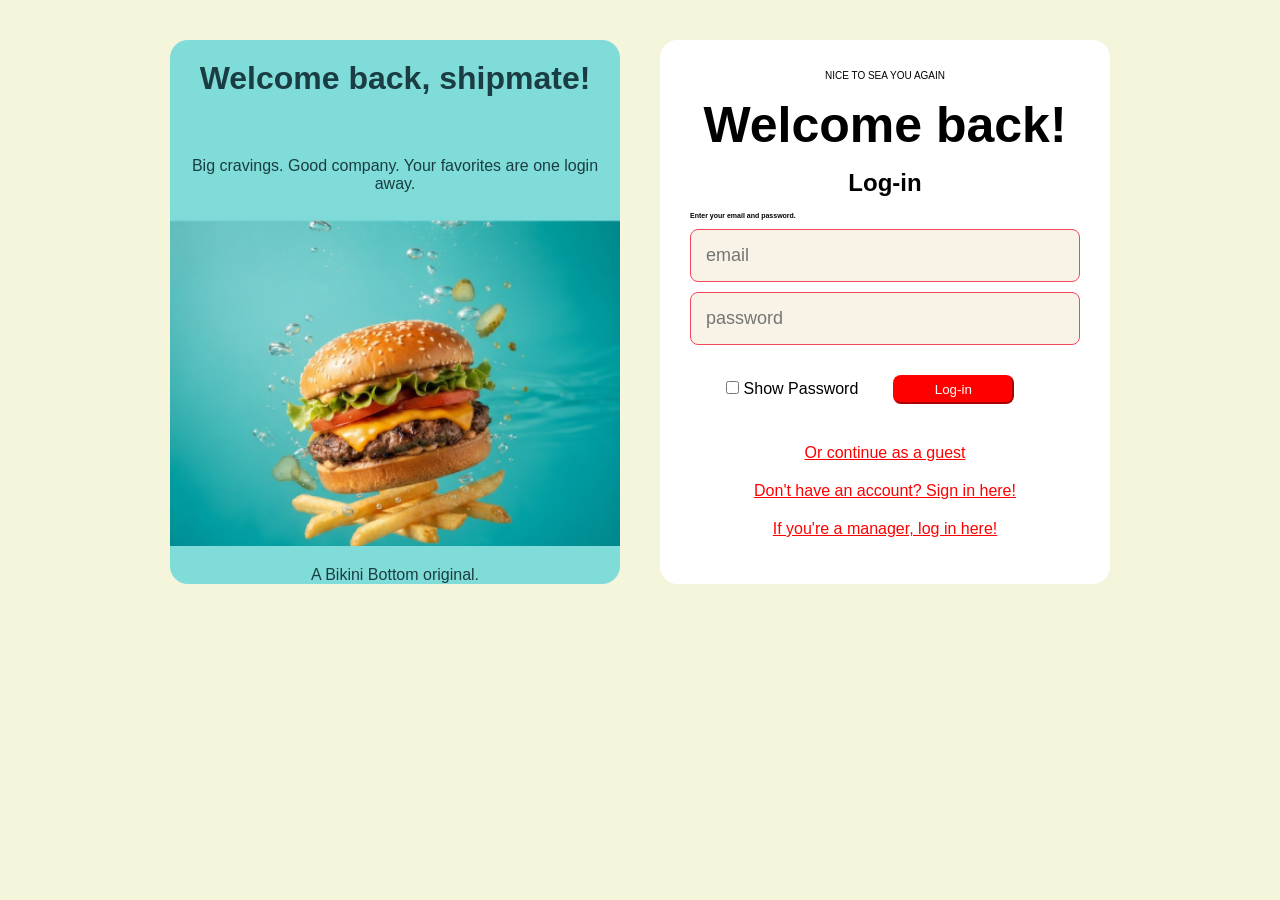
<file: index.html>
<!DOCTYPE html>
<html lang="en">
<head>
    <meta charset="UTF-8">
    <meta name="viewport" content="width=device-width, initial-scale=1.0">
    <title>Log-In</title>
    <link rel="stylesheet" href="styles.css">
    <link href="https://fonts.cdnfonts.com/css/spongeboy-me-bob" rel="stylesheet">
</head>
<body class="loginBody">
    <div class="customerLogin">
    <div class="ad">
        <div class="greetings">
            <h1>Welcome back, shipmate!</h1>
            <p>Big cravings. Good company. Your favorites are one login away.</p>
            </div>
            <img class="burgerPic" src="images/Screenshot 2026-11-18 095930.png" alt="">
            <p>A Bikini Bottom original.</p>
        </div>
    

    <div class="loginBox">
        <div class="welcome">
        <p>NICE TO SEA YOU AGAIN</p>
        <h1>Welcome back!</h1>
        </div>

    <div class="login-logup">
        <form id="login-form">
            <h2 class="title">Log-in</h2>
            <h3>Enter your email and password.</h3>

            <div class="input-field">
                <input type="text" id="email" placeholder="email">
            </div>
            <div class="input-field">
                <input type="password" id="password" placeholder="password">
            </div>
            <label>
                <input type="checkbox" id="show-password"> Show Password
            </label>
            <input type="submit" value="Log-in" class="btn-solid">
        </form>
        <a href="">Or continue as a guest</a>
        <a href="signup.html">Don't have an account? Sign in here!</a>
        <a href="managerLogin.html">If you're a manager, log in here!</a>
    </div>
    </div>
    

    <script src="logic.js"></script>
</body>
</html>
</file>
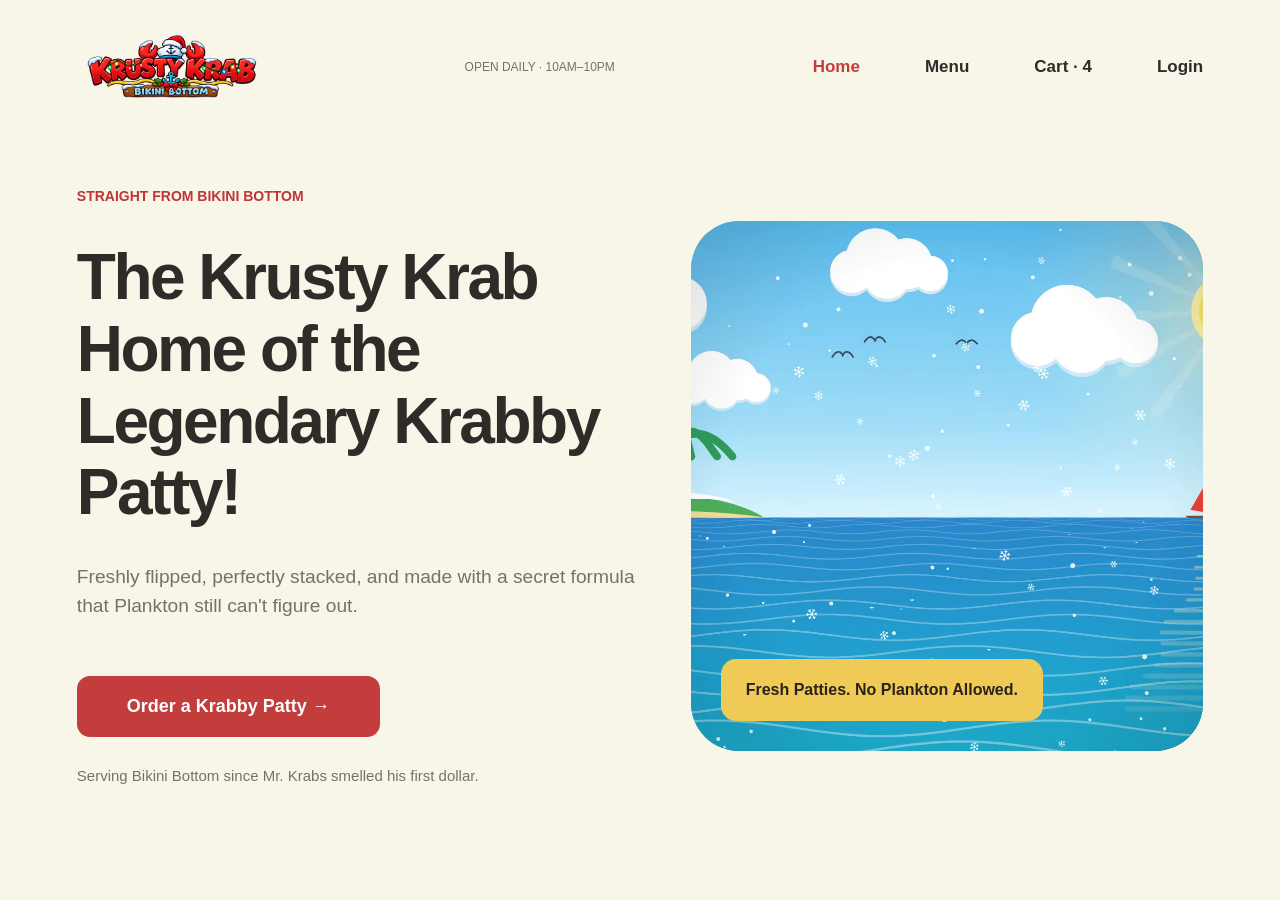
<file: home.html>
<!DOCTYPE html>
<html lang="en">
    <head>
        <meta charset="UTF-8">
        <meta name="viewport" content="width=device-width, initial-scale=1.0">
        <title>Log-In</title>
        <link rel="stylesheet" href="style.css">
        <link href="https://fonts.cdnfonts.com/css/spongeboy-me-bob" rel="stylesheet">
    </head>
    <body>
            
        <header class="site-header">
        <nav class="navbar">
            <a href="index.html" class="logo">
            <img
                src="img/logo_krustykrab.png"
                alt="Krusty Krab Logo"
                class="logo-img">
            </a>

            <p class="opening-hours">OPEN DAILY · 10AM–10PM</p>

            <div class="nav-links">
            <a href="index.html" class="active">Home</a>
            <a href="menu.html">Menu</a>
            <a href="cart.html">Cart · 4</a>
            <a href="login.html">Login</a>
            </div>
        </nav>
        <section class="hero">

                    
            <div class="hero-content">
                <p class="hero-label">STRAIGHT FROM BIKINI BOTTOM</p>

                <h1>The Krusty Krab<br>Home of the Legendary Krabby Patty!</h1>

                <p class="hero-description">Freshly flipped, perfectly stacked, and made with a secret formula that Plankton still can't figure out.</p>

                <a href="menu.html" class="order-btn">Order a Krabby Patty →</a>

                <p class="hero-note">Serving Bikini Bottom since Mr. Krabs smelled his first dollar.</p>
            </div>

            <div class="hero-media">
                <div class="video">🍔</div>

                <video autoplay muted loop playsinline><source src="img/reef-burger-hero-christmas.webm" type="video/webm"></video>

                <div class="bubble bubble-1"></div>
                <div class="bubble bubble-2"></div>
                <div class="bubble bubble-3"></div>

                <div class="hero-badge">
                    Fresh Patties. No Plankton Allowed.
                </div>
            </div>


        </section>
        </header>





        <script src="logic.js"></script>
    </body>
</html>
</file>
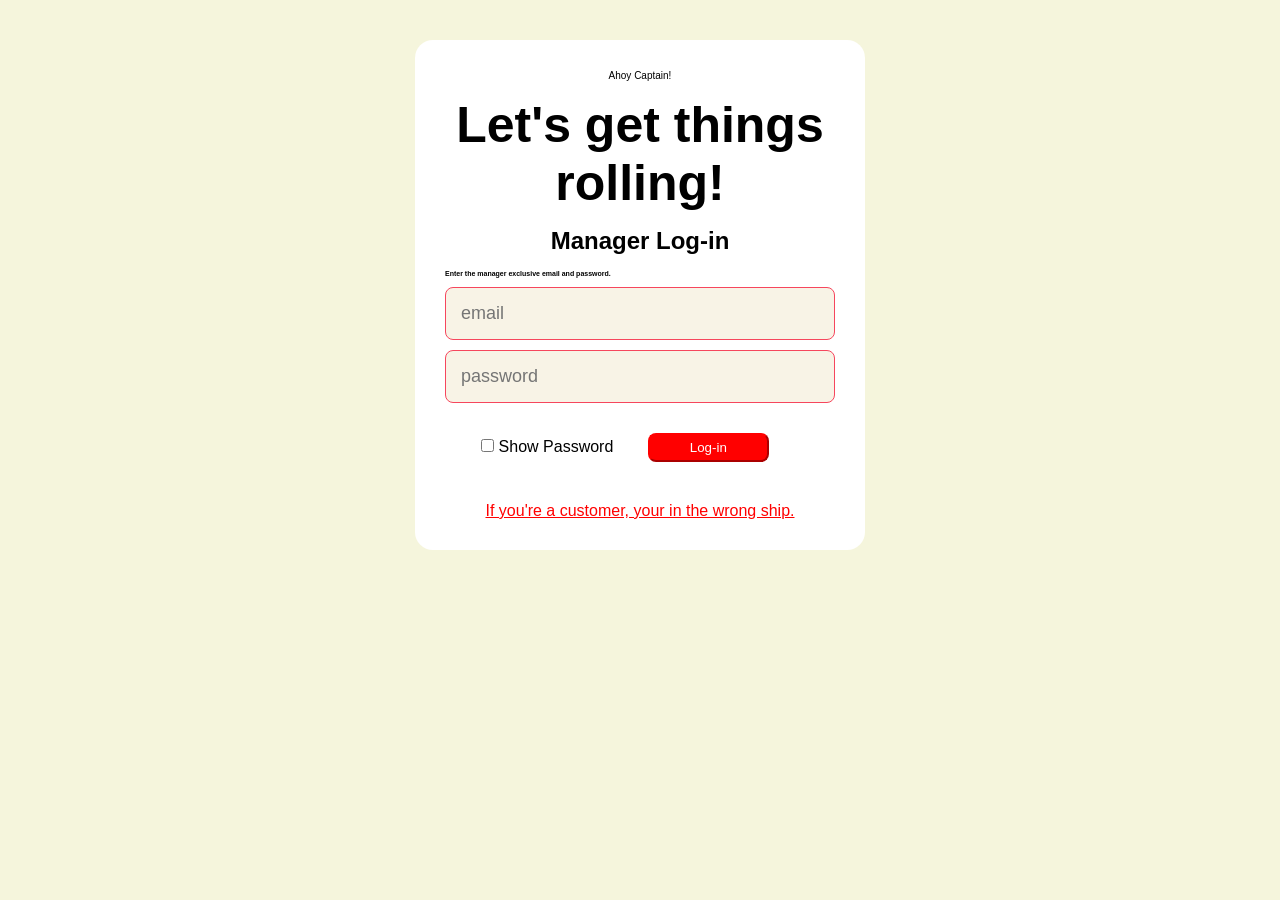
<file: managerLogin.html>
<!DOCTYPE html>
<html lang="en">
<head>
    <meta charset="UTF-8">
    <meta name="viewport" content="width=device-width, initial-scale=1.0">
    <title>Manager Login</title>
    <link rel="stylesheet" href="styles.css">
    <link href="https://fonts.cdnfonts.com/css/spongeboy-me-bob" rel="stylesheet">
</head>
<body class="ManagerLoginBody">
    <div class="loginBoxManager">
        <div class="welcomeManager">
        <p>Ahoy Captain!</p>
        <h1>Let's get things rolling!</h1>
        </div>

    <div class="login-logupManager">
        <form id="login-form">
            <h2 class="titleManager">Manager Log-in</h2>
            <h3>Enter the manager exclusive email and password.</h3>

            <div class="input-fieldManager">
                <input type="text" id="email" placeholder="email">
            </div>
            <div class="input-fieldManager">
                <input type="password" id="password" placeholder="password">
            </div>
            <label>
                <input type="checkbox" id="show-password"> Show Password
            </label>
            <input type="submit" value="Log-in" class="btn-solid">
        </form>
        <a href="index.html">If you're a customer, your in the wrong ship.</a>
    </div>
    </div>
</body>
</html>
</file>
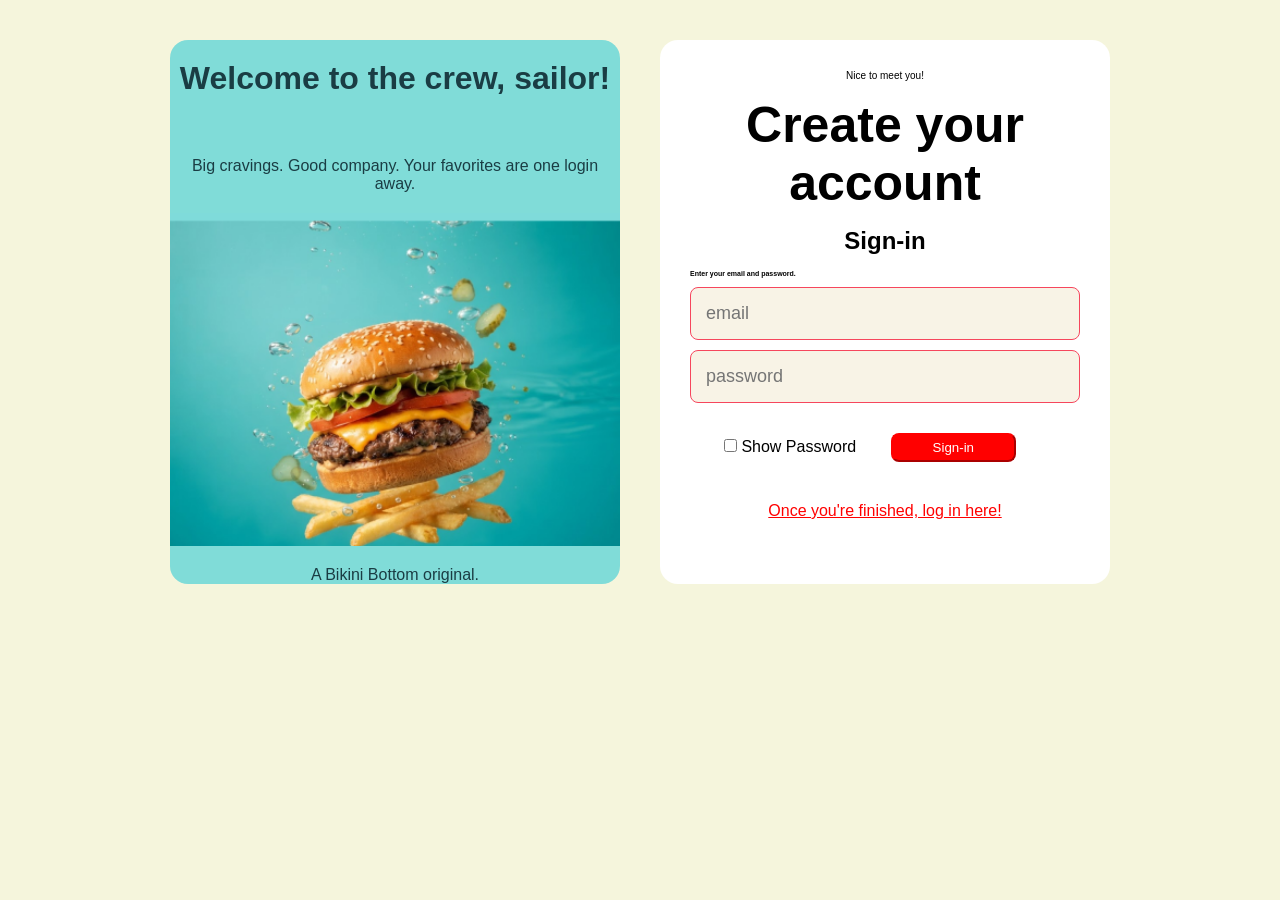
<file: signup.html>
<!DOCTYPE html>
<html lang="en">
<head>
    <meta charset="UTF-8">
    <meta name="viewport" content="width=device-width, initial-scale=1.0">
    <title>Signup</title>
    <link rel="stylesheet" href="styles.css">
    <link href="https://fonts.cdnfonts.com/css/spongeboy-me-bob" rel="stylesheet">
</head>
<body class="signinBody">
    <div class="customerSignin">
    <div class="adSignin">
        <div class="greetingsSignin">
            <h1>Welcome to the crew, sailor!</h1>
            <p>Big cravings. Good company. Your favorites are one login away.</p>
            </div>
            <img class="burgerPicSignin" src="images/Screenshot 2026-11-18 095930.png" alt="">
            <p>A Bikini Bottom original.</p>
        </div>
    

    <div class="signinBox">
        <div class="welcomeSignin">
        <p>Nice to meet you!</p>
        <h1>Create your account</h1>
        </div>

    <div class="signin-signup">
        <form id="signin-form">
            <h2 class="titleSignin">Sign-in</h2>
            <h3>Enter your email and password.</h3>

            <div class="input-fieldSignin">
                <input type="text" id="email" placeholder="email">
            </div>
            <div class="input-fieldSignin">
                <input type="password" id="password" placeholder="password">
            </div>
            <label>
                <input type="checkbox" id="show-password"> Show Password
            </label>
            <input type="submit" value="Sign-in" class="btn-solid">
        </form>
        <a href="index.html">Once you're finished, log in here!</a>
    </div>
    </div>

    <script src="signup.js"></script>
</body>
</html>
</file>
<file: styles.css>
*{
    padding: 0;
    margin: 0;
    box-sizing: border-box;
}

/* log in page */

.customerLogin{
    display: flex;
    justify-content: center;
    align-items: stretch;
    gap: 40px;
    padding: 40px;
}

.loginBody{
    background-color: beige;
    font-family: 'Spongeboy Me Bob', sans-serif;
}

/* actual log in box */
.loginBox{
    background-color: white;
    padding: 30px;
    text-align: center;
    border-radius: 18px;
    width: 450px;
}

.loginBox p{
    font-size: 10px;
    margin-bottom: 15px;
}

.loginBox h1{
    font-size: 50px;
    margin-bottom: 15px;
}

.login-logup h3{
    font-size: 7px;
    text-align: left;
    margin-top: 15px;
}

.input-field {
    margin: 10px 0;
}

.input-field input {
    width: 100%;
    box-sizing: border-box;
    padding: 15px;
    font-size: 18px;
    border: 1px solid rgb(246, 70, 93);
    border-radius: 8px;
    background-color: #f8f3e6;
}

#email{
    font-family: 'Spongeboy Me Bob', sans-serif;  
}

#password{
    font-family: 'Spongeboy Me Bob', sans-serif;
}

.btn-solid{
    border-color: red;
    background-color: red;
    border-radius: 8px;
    color: white;
    padding: 5px 40px 5px 40px;
    text-align: center;
    margin: 20px 30px 20px 30px;
    font-family: 'Spongeboy Me Bob', sans-serif;
    
}

.btn-solid:hover{
    cursor: pointer;
    background-color: darkred;
}

.login-logup a{
    color: red;
    display: block;
    margin-top: 20px;
}

/* ad next to the login box */
.ad{
    background-color: rgb(128, 220, 216);
    color: rgb(26, 61, 68);
    text-align: center;
    border-radius: 18px;
    overflow: hidden;
    width: 450px;
    padding-top: 20px;
}

.greetings h1{
    padding-bottom: 40px;
}

.greetings p{
    padding: 20px;
}

.burgerPic{
    display: block;
    width: 100%;
    padding-bottom: 20px
}








/* sign in page */

.customerSignin{
    display: flex;
    justify-content: center;
    align-items: stretch;
    gap: 40px;
    padding: 40px;
}

.signinBody{
    background-color: beige;
    font-family: 'Spongeboy Me Bob', sans-serif;
}

/* actual sign in box */
.signinBox{
    background-color: white;
    padding: 30px;
    text-align: center;
    border-radius: 18px;
    width: 450px;
}

.signinBox p{
    font-size: 10px;
    margin-bottom: 15px;
}

.signinBox h1{
    font-size: 50px;
    margin-bottom: 15px;
}

.signin-signup h3{
    font-size: 7px;
    text-align: left;
    margin-top: 15px;
}

.input-fieldSignin {
    margin: 10px 0;
}

.input-fieldSignin input {
    width: 100%;
    box-sizing: border-box;
    padding: 15px;
    font-size: 18px;
    border: 1px solid rgb(246, 70, 93);
    border-radius: 8px;
    background-color: #f8f3e6;
}

#email{
    font-family: 'Spongeboy Me Bob', sans-serif;  
}

#password{
    font-family: 'Spongeboy Me Bob', sans-serif;
}

.btn-solid{
    border-color: red;
    background-color: red;
    border-radius: 8px;
    color: white;
    padding: 5px 40px 5px 40px;
    text-align: center;
    margin: 20px 30px 20px 30px;
    font-family: 'Spongeboy Me Bob', sans-serif;
}

.btn-solid:hover{
    cursor: pointer;
    background-color: darkred;
}

.signin-signup a{
    color: red;
    display: block;
    margin-top: 20px;
}

/* ad next to the signin box */
.adSignin{
    background-color: rgb(128, 220, 216);
    color: rgb(26, 61, 68);
    text-align: center;
    border-radius: 18px;
    overflow: hidden;
    width: 450px;
    padding-top: 20px;
}

.greetingsSignin h1{
    padding-bottom: 40px;
}

.greetingsSignin p{
    padding: 20px;
}

.burgerPicSignin{
    display: block;
    width: 100%;
    padding-bottom: 20px
}








/* manager Login */
.ManagerLoginBody{
    background-color: beige;
    font-family: 'Spongeboy Me Bob', sans-serif;
}

.loginBoxManager{
    background-color: white;
    padding: 30px;
    text-align: center;
    border-radius: 18px;
    width: 450px;
    margin: 40px auto;
}

.loginBoxManager p{
    font-size: 10px;
    margin-bottom: 15px;
}

.loginBoxManager h1{
    font-size: 50px;
    margin-bottom: 15px;
}

.login-logupManager h3{
    font-size: 7px;
    text-align: left;
    margin-top: 15px;
}

.input-fieldManager {
    margin: 10px 0;
}

.input-fieldManager input {
    width: 100%;
    box-sizing: border-box;
    padding: 15px;
    font-size: 18px;
    border: 1px solid rgb(246, 70, 93);
    border-radius: 8px;
    background-color: #f8f3e6;
}

#email{
    font-family: 'Spongeboy Me Bob', sans-serif;  
}

#password{
    font-family: 'Spongeboy Me Bob', sans-serif;
}

.btn-solidManager{
    border-color: red;
    background-color: red;
    border-radius: 8px;
    color: white;
    padding: 5px 40px 5px 40px;
    text-align: center;
    margin: 20px 30px 20px 30px;
    font-family: 'Spongeboy Me Bob', sans-serif;
}

.btn-solidManager:hover{
    cursor: pointer;
    background-color: darkred;
}

.login-logupManager a{
    color: red;
    display: block;
    margin-top: 20px;
}
</file>
<file: style.css>
*{
    padding: 0;
    margin: 0;
    box-sizing: border-box;
}

/* log in page */

.customerLogin{
    display: flex;
    justify-content: center;
    align-items: stretch;
    gap: 40px;
    padding: 40px;
}

body{
    background-color: beige;
    font-family: 'Spongeboy Me Bob', sans-serif;
}

/* actual log in box */
.loginBox{
    background-color: white;
    padding: 30px;
    text-align: center;
    border-radius: 18px;
    width: 450px;
}

.loginBox p{
    font-size: 10px;
    margin-bottom: 15px;
}

.loginBox h1{
    font-size: 50px;
    margin-bottom: 15px;
}

.login-logup h3{
    font-size: 7px;
    text-align: left;
    margin-top: 15px;
}

.input-field {
    margin: 10px 0;
}

.input-field input {
    width: 100%;
    box-sizing: border-box;
    padding: 15px;
    font-size: 18px;
    border: 1px solid rgb(246, 70, 93);
    border-radius: 8px;
    background-color: #f8f3e6;
}

#email{
    font-family: 'Spongeboy Me Bob', sans-serif;  
}

#password{
    font-family: 'Spongeboy Me Bob', sans-serif;
}

.btn-solid{
    border-color: red;
    background-color: red;
    border-radius: 8px;
    color: white;
    padding: 5px 40px 5px 40px;
    text-align: center;
    margin: 20px 30px 20px 30px;
    font-family: 'Spongeboy Me Bob', sans-serif;
    
}

.btn-solid:hover{
    cursor: pointer;
    background-color: darkred;
}

.login-logup a{
    color: red;
    display: block;
    margin-top: 20px;
}

/* ad next to the login box */
.ad{
    background-color: rgb(128, 220, 216);
    color: rgb(26, 61, 68);
    text-align: center;
    border-radius: 18px;
    overflow: hidden;
    width: 450px;
    padding-top: 20px;
}

.greetings h1{
    padding-bottom: 40px;
}

.greetings p{
    padding: 20px;
}

.burgerPic{
    display: block;
    width: 100%;
    padding-bottom: 20px
}


* {
  margin: 0;
  padding: 0;
  box-sizing: border-box;
}

body {
  background: #f8f5e9;
  color: #302b28;
  font-family: Arial, sans-serif;
}

/* HEADER */

.site-header {
  width: 100%;
  min-height: 100vh;
}

/* NAVIGATION */

.navbar {
  max-width: 1600px;
  margin: 0 auto;
  padding: 35px 6%;

  display: flex;
  align-items: center;
  justify-content: space-between;
  gap: 25px;
}

.logo {
  text-decoration: none;
  display: flex;
  flex-direction: column;
}

.logo span {
  color: #c73d3d;
  font-size: 32px;
  font-weight: 800;
  letter-spacing: -1px;
}

.logo small {
  font-size: 10px;
  color: #7b746d;
  letter-spacing: 4px;
  margin-top: 3px;
}

.opening-hours {
  color: #77716b;
  font-size: 12px;
}

.nav-links {
  display: flex;
  align-items: center;
  gap: 65px;
}

.nav-links a {
  color: #302b28;
  text-decoration: none;
  font-size: 17px;
  font-weight: 700;
  transition: color 0.3s;
}

.nav-links a:hover,
.nav-links a.active {
  color: #c43d3d;
}

/* HERO SECTION */

.hero {
  max-width: 1600px;
  margin: 0 auto;
  padding: 55px 6% 70px;

  display: grid;
  grid-template-columns: 1.1fr 1fr;
  gap: 50px;
  align-items: center;
}

/* LEFT CONTENT */

.hero-label {
  color: #bd3737;
  font-size: 14px;
  font-weight: 800;
}

.hero-content h1 {
  margin-top: 38px;
  font-size: clamp(46px, 5vw, 88px);
  font-weight: 900;
  line-height: 1.12;
  letter-spacing: -2.5px;
}

.hero-description {
  font-size: clamp(18px, 1.5vw, 24px);
  line-height: 1.5;
  color: #77716b;
  margin-top: 34px;
  max-width: 600px;
}

.order-btn {
  display: inline-block;
  margin-top: 55px;
  padding: 20px 50px;

  background: #c43d3d;
  color: white;
  border-radius: 13px;

  text-decoration: none;
  font-size: 18px;
  font-weight: 800;

  transition: background 0.3s, transform 0.3s;
}

.order-btn:hover {
  background: #a92c2c;
  transform: translateY(-3px);
}

.hero-note {
  margin-top: 30px;
  color: #77716b;
  font-size: 15px;
}

/* RIGHT: VIDEO CONTAINER */

.hero-media {
  position: relative;
  height: 530px;
  border-radius: 48px;
  overflow: hidden;
  isolation: isolate;

  background: linear-gradient(
    145deg,
    #7edcda,
    #20a4a9,
    #076978
  );
}

/* Placeholder until the video is added */

.video-placeholder {
  position: absolute;
  inset: 0;
  display: flex;
  align-items: center;
  justify-content: center;
  font-size: 180px;
  animation: float 5s ease-in-out infinite;
}

.hero-media video {
  position: absolute;
  inset: 0;

  width: 100%;
  height: 100%;
  object-fit: cover;
  z-index: 1;
}

/* Promotional badge */

.hero-badge {
  position: absolute;
  bottom: 30px;
  left: 30px;
  z-index: 3;

  background: #f0ca56;
  color: #29231c;
  padding: 22px 25px;

  border-radius: 15px;
  font-size: 16px;
  font-weight: 800;
}

/* Animated bubbles */

.bubble {
  position: absolute;
  bottom: -50px;
  width: 28px;
  height: 28px;

  border: 2px solid #d9ffffaa;
  border-radius: 50%;
  z-index: 2;
  pointer-events: none;

  animation: rise 7s linear infinite;
}

.bubble-1 {
  left: 20%;
  animation-delay: 0s;
}

.bubble-2 {
  left: 70%;
  width: 18px;
  height: 18px;
  animation-delay: -3s;
}

.bubble-3 {
  left: 85%;
  width: 40px;
  height: 40px;
  animation-delay: -5s;
}

/* ANIMATIONS */

@keyframes rise {
  from {
    transform: translateY(0);
    opacity: 0;
  }

  20% {
    opacity: 1;
  }

  to {
    transform: translateY(-650px);
    opacity: 0;
  }
}

@keyframes float {
  0%, 100% {
    transform: translateY(0);
  }

  50% {
    transform: translateY(-18px);
  }
}


/* NAVBAR LOGO */

.logo {
  display: flex;
  align-items: center;
  flex-shrink: 0;
  text-decoration: none;
}

.logo-img {
  display: block;
  width: 190px;
  height: auto;
  object-fit: contain;
  transition: transform 0.3s ease;
}

.logo:hover .logo-img {
  transform: scale(1.05);
}
</file>
